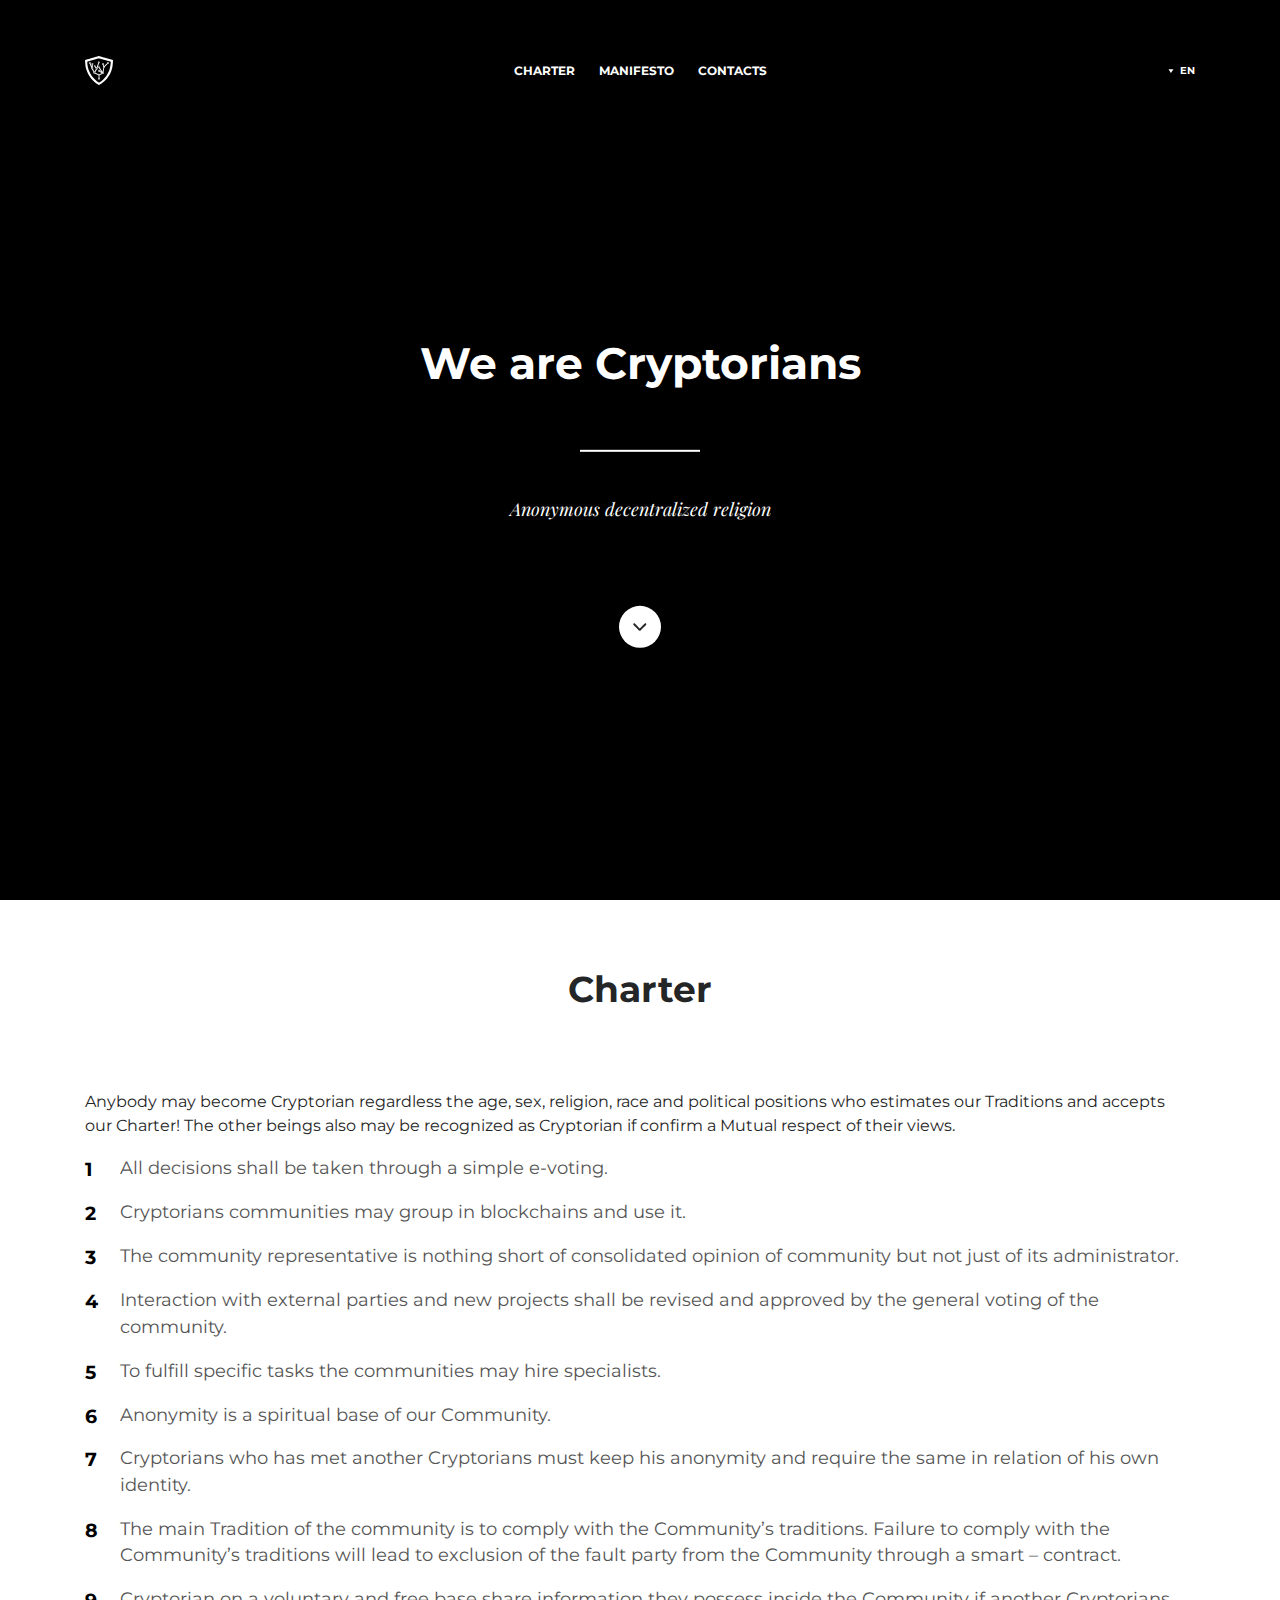
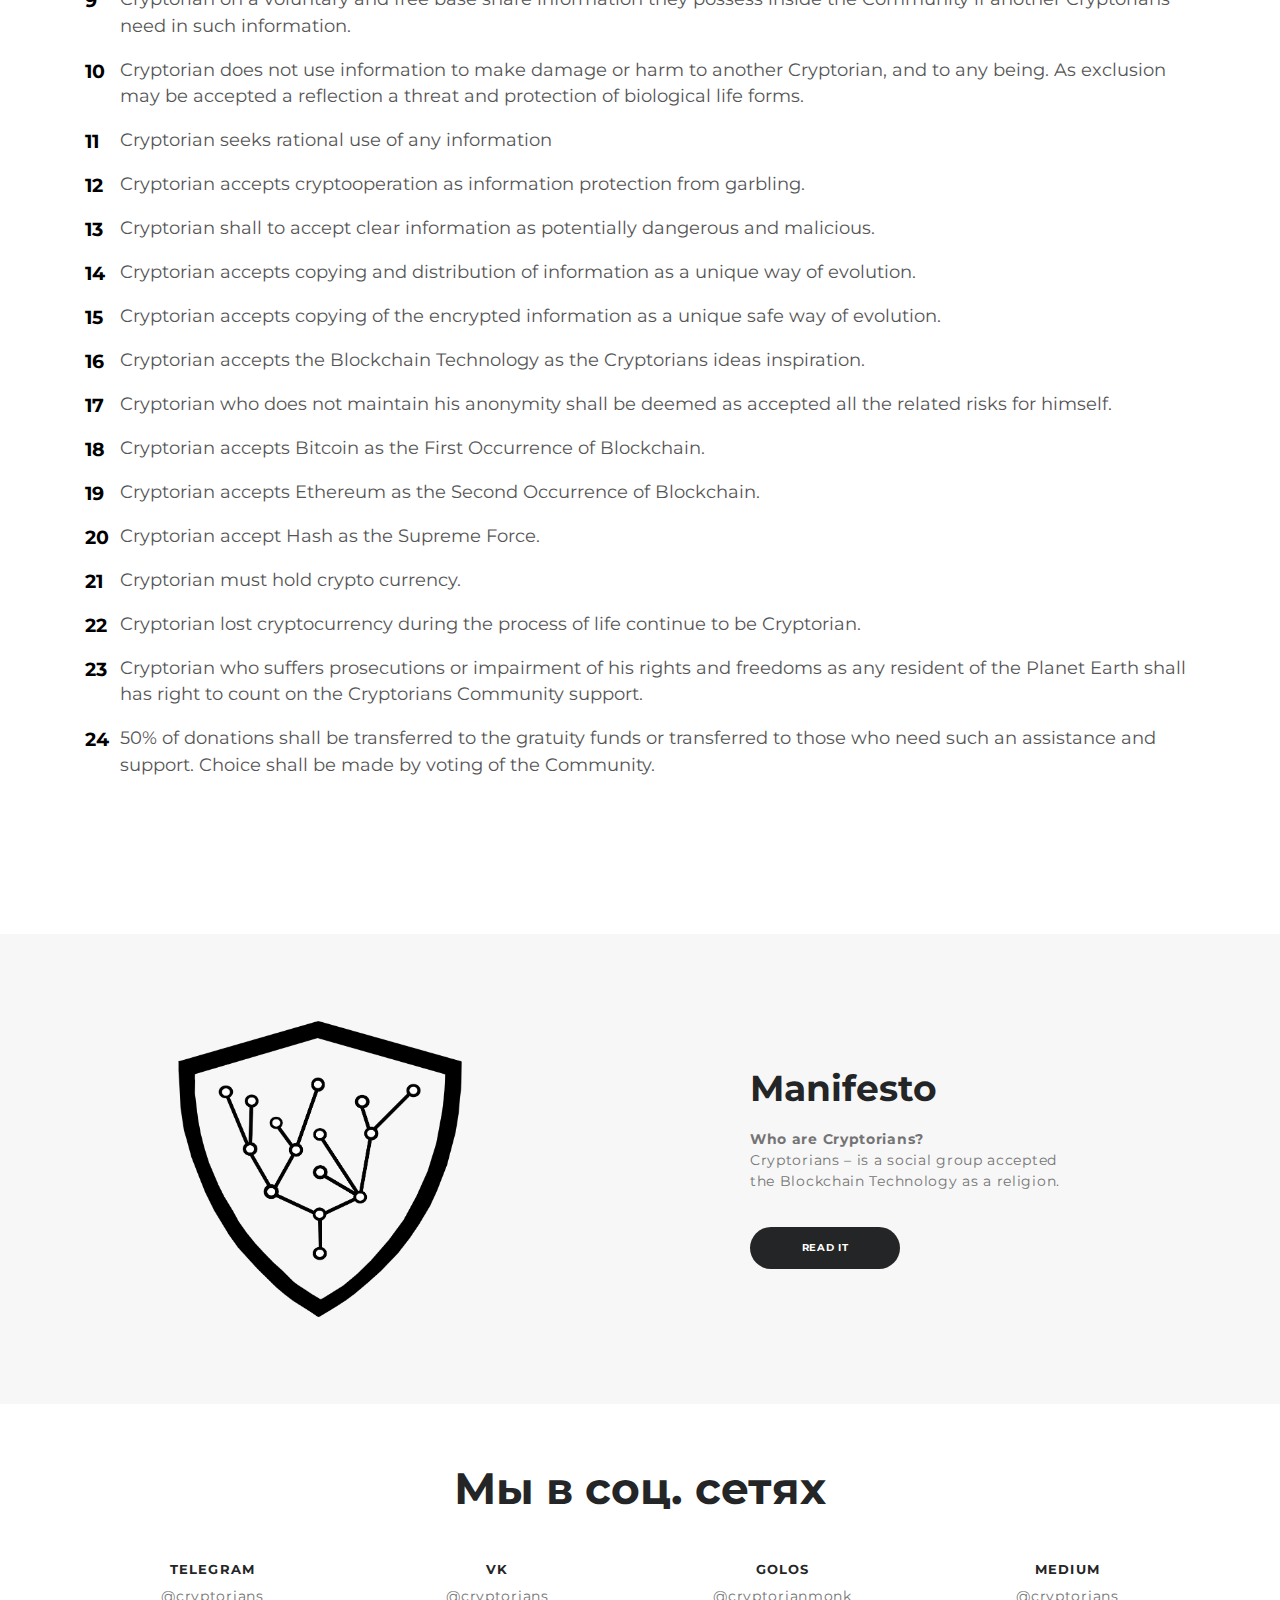
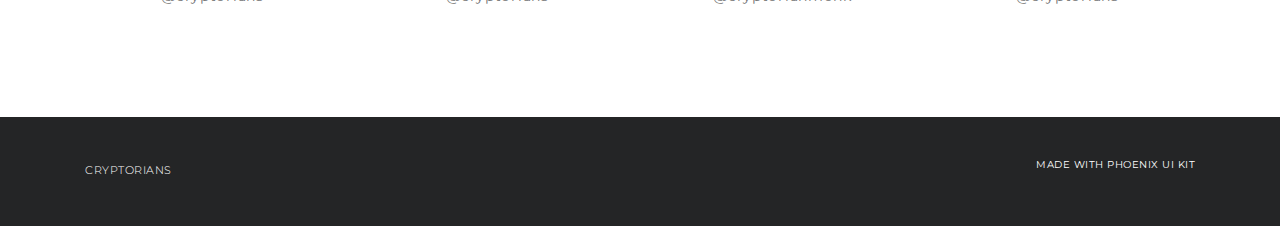
<file: index.html>
<!DOCTYPE html>
<html>
  <head>
    <!--the must have tags-->
    <meta charset="utf-8">
    <meta name="viewport" content="width=device-width">
    <!--the must have assets-->
    <link rel="stylesheet" href="css/main.css">
    <link rel="stylesheet" href="css/custom.css">
    <script src="js/main.js" defer></script>
    <script src="js/video.js" defer></script>
    <!--page title-->
    <title>Cryptorians</title>
  </head>
  <body>
    <main class="page_wrapper">
      <!-- == START OF MENU 07 (large desktop header--07 is hidden on mobiles (iPhone, iPad, etc) and this one is to be opened on burger tap) ==-->
      <nav data-menu-index="07" class="menu menu--07 js-menu">
        <div class="menu__container">
          <button type="button" class="menu__closer js-close-menu">close</button>
          <div class="menu__box">
            <ul class="menu__list">
              <li class="menu__item"><a href="#" class="menu__link">Charter</a></li>
              <li class="menu__item"><a href="#" class="menu__link">Manifesto</a></li>
              <li class="menu__item"><a href="#" class="menu__link">Contacts</a></li>
            </ul>
          </div>
        </div>
      </nav>
      <!-- == END OF MENU 07 (large desktop header--07 is hidden on mobiles (iPhone, iPad, etc) and this one is to be opened on burger tap) ==-->
      <!-- == START OF COVER 19 ==-->
      <div class="cover__slider js-cover">
        <!-- == START OF HEADER 05 ==-->
        <nav class="header header--05">
          <div class="container header__container">
            <div class="header__left_box"><a href="/" title="Home" class=""><img src="img/cryptorians/logo-small.png" width="28" height="29" alt="Cryptorians" class=""></a></div>
            <div class="header__center_box">
              <ul class="header__menu_list header__item--desktop">
                <li class="header__menu_item"><a href="#traditions" class="header__menu_link header__menu_link--white">Charter</a></li>
                <li class="header__menu_item"><a href="#manifest" class="header__menu_link header__menu_link--white">Manifesto</a></li>
                <li class="header__menu_item"><a href="#contacts" class="header__menu_link header__menu_link--white">Contacts</a></li>
              </ul>
            </div>
            <div class="header__right_box">
              <button data-dropdown-target="location_1" type="button" class="header__location_dropdown_opener js-dropdown-opener">EN</button>
              <div data-dropdown-name="location_1" class="header__location_dropdown dropdown js-dropdown">
                <ul class="header__location_list dropdown__list">
                  <li class="dropdown__item header__location_item"><a href="/" class="dropdown__btn header__location_btn"><span class="dropdown__item_text header__location_item_text">EN</span></a></li>
                  <li class="dropdown__item"><a href="ru.html" class="dropdown__btn"><span class="dropdown__item_text header__location_item_text">ru</span></a></li>
                </ul>
              </div>
              <button type="button" data-menu-index="01" class="header__burger_button js-open-menu header__item--mobile"></button>
            </div>
          </div>
        </nav>

        <nav data-menu-index="01" class="menu menu--01 js-menu">
          <div class="menu__container">
            <button type="button" class="menu__closer js-close-menu">закрыть</button>
            <div class="menu__box">
              <ul class="menu__list">
                <li class="menu__item"><a href="#traditions" class="menu__link">Традиции</a></li>
                <li class="menu__item"><a href="#manifest" class="menu__link">Манифест</a></li>
                <li class="menu__item"><a href="#contacts" class="menu__link">Контакты</a></li>
              </ul>
            </div>
          </div>
        </nav>
        <!-- == END OF HEADER 05 ==-->
        <div style="background-color: #000; overflow: hidden;" class="cover cover--19 js-cover">

          <div class="tv">
            <div class="screen mute" id="tv"></div>
          </div>

          <div class="container">
            <div class="cover__content_box cover__content_box--19 z-9">
              <h2 class="cover__title cover__title--19"><span class="cover__title_text cover__title_text--19">We are Cryptorians</span></h2>
              <div class="cover__description_box--19"><span class="cover__description_text--19">Anonymous decentralized religion</span></div>
              <div class="cover__button_box--19"><a href="#" class="cover__button--19 button button--white button--round button--arrow-down js-scroll-fullscreen"></a></div>
            </div>
          </div>
        </div>
      </div>
      <!-- == END OF COVER 19 ==-->

      <div class="about about--07 traditions" id="traditions">
        <div class="container">
          <h2 class="about__title about__title--07">Charter</h2>
          <p>
            Anybody may become Cryptorian regardless the age, sex, religion, race and political positions who estimates our Traditions and accepts our Charter!

            The other beings also may be recognized as Cryptorian  if confirm a  Mutual respect of their views.
          </p>
          <dl class="list-numbered">
            <dt>
              <span>
                All decisions shall be taken through a simple e-voting.
              </span>
            </dt>
            <dt>
              <span>
                Cryptorians  communities may  group in blockchains and use it.
              </span>
            </dt>
            <dt>
              <span>
                The community representative is nothing short of consolidated opinion of community but not just of its administrator.
              </span>
            </dt>
            <dt>
              <span>
                Interaction with external parties and new projects shall be revised and approved by the general voting of the community.
              </span>
            </dt>
            <dt>
              <span>
                To fulfill specific tasks the communities may hire specialists.
              </span>
            </dt>
            <dt>
              <span>
                Anonymity is a spiritual base of our Community.
              </span>
            </dt>
            <dt>
              <span>
                Cryptorians who has met another Cryptorians must keep his anonymity and require the same in relation of his own identity.
              </span>
            </dt>
            <dt>
              <span>
                The main Tradition of the community is to comply with the Community’s traditions. Failure to comply with the Community’s traditions will lead to exclusion of the fault party from the Community through a smart – contract.
              </span>
            </dt>
            <dt>
              <span>
                Cryptorian  on a voluntary and free base share information they possess inside the Community if another Cryptorians need in such information.
              </span>
            </dt>
            <dt>
              <span>
                Cryptorian does not use information to make damage or  harm to another Cryptorian, and to any being. As exclusion may be accepted a reflection a threat and protection of biological life forms.
              </span>
            </dt>
            <dt>
              <span>
                Cryptorian seeks rational use of any information
              </span>
            </dt>
            <dt>
              <span>
                Cryptorian accepts cryptooperation as information protection from garbling.
              </span>
            </dt>
            <dt>
              <span>
                Cryptorian shall to accept clear information as potentially dangerous and malicious.
              </span>
            </dt>
            <dt>
              <span>
                Cryptorian accepts copying and distribution of information as a unique way of evolution.
              </span>
            </dt>
            <dt>
              <span>
                Cryptorian  accepts copying of the encrypted information as a unique safe way of evolution.
              </span>
            </dt>
            <dt>
              <span>
                Cryptorian accepts the Blockchain Technology as the Cryptorians ideas inspiration.
              </span>
            </dt>
            <dt>
              <span>
                Cryptorian who does not maintain his anonymity shall be deemed as accepted  all the related risks for himself.
              </span>
            </dt>
            <dt>
              <span>
                Cryptorian accepts Bitcoin as the First Occurrence of Blockchain.
              </span>
            </dt>
            <dt>
              <span>
                Cryptorian accepts Ethereum as the Second Occurrence of Blockchain.
              </span>
            </dt>
            <dt>
              <span>
                Cryptorian accept  Hash as the Supreme Force.
              </span>
            </dt>
            <dt>
              <span>
                Cryptorian must hold crypto currency.
              </span>
            </dt>
            <dt>
              <span>
                Cryptorian lost cryptocurrency during the process of life continue to be Cryptorian.
              </span>
            </dt>
            <dt>
              <span>
                Cryptorian who suffers prosecutions or impairment of his rights and freedoms as any resident of the Planet Earth shall has right to count on the Cryptorians Community support.
              </span>
            </dt>
            <dt>
              <span>
                50% of donations shall be transferred to the gratuity funds or transferred to those who need such an assistance and support. Choice shall be made by voting of the Community.
              </span>
            </dt>
          </dl>
        </div>
      </div>

      <!-- == START OF FEATURES 11 ==-->
      <div class="features features--11 manifest" id="manifest">
        <div class="features__container--11">
          <div class="container">
            <div style="background-image: url(img/cryptorians/logo-big.png)" class="features__box--11 features__box--image--11 features__box--image--left--11 manifest-logo"></div>
            <div class="features__box--11 features__box--left-margin--11">
              <h3 class="features__item_title--11">Manifesto</h3>
              <span class="features__item_text features__item_text--11">
                <strong>Who are Cryptorians?</strong><br>
                Cryptorians – is a social group accepted the Blockchain Technology as a religion.
              </span>
              <button data-popup-target="manifest" type="button" class="button button--black js-open-popup">read it</button>
            </div>
          </div>
        </div>
      </div>
      <!-- == END OF FEATURES 11 ==-->

      <div class="features features--02 contacts" id="contacts">
        <div class="container">
          <div class="features__title_box features__title_box--02">
            <h2 class="features__title--02">Мы в соц. сетях</h2>
          </div>
        </div>
        <div class="container">
          <div class="row features__row">
            <div class="col-xs-12 col-md-6 col-lg-3 features__item features__item--02">
              <h3 class="features__item_title">Telegram</h3><a href="https://t.me/cryptorians"><span class="features__item_text">@cryptorians</span></a>
            </div>
            <div class="col-xs-12 col-md-6 col-lg-3 features__item features__item--02">
              <h3 class="features__item_title">VK</h3><a href="https://vk.com/cryptorians"><span class="features__item_text">@cryptorians</span></a>
            </div>
            <div class="col-xs-12 col-md-6 col-lg-3 features__item features__item--02">
              <h3 class="features__item_title">Golos</h3><a href="https://golos.blog/@cryptorianmonk"><span class="features__item_text">@cryptorianmonk</span></a>
            </div>
            <div class="col-xs-12 col-md-6 col-lg-3 features__item features__item--02">
              <h3 class="features__item_title">Medium</h3><a href="https://medium.com/@cryptorians"><span class="features__item_text">@cryptorians</span></a>
            </div>
          </div>
        </div>
      </div>

      <!-- == START OF FOOTER 04 ==-->
      <footer class="footer footer--04">
        <div class="footer__description_box--04">
          <div class="container footer__container"><span class="footer__description footer__description--04">CRYPTORIANS</span><span class="footer__copyright footer__copyright--04"><a
                  href="https://phoenix-startup.com">made with Phoenix UI Kit</a></span></div>
        </div>
      </footer>
      <!-- == END OF FOOTER 04 ==-->

    </main>
  <div data-popup-name="manifest" class="popup popup-manifest js-popup">
    <button title="close" class="popup__close_btn js-close-all-popups"></button>
    <h2 class="about__title about__title--07">Manifesto</h2>
    <dl>
      <dt>
        <h5>Who are Cryptorians?</h5>
        <span>
          Cryptorians – is a social group accepted the Blockchain Technology as a religion.
        </span>
      </dt>
      <dt>
        <h5>In what is the sense of Cryptorianism concept, in short?</h5>
        <span>
          As a whole  - it’s in widening of decentralization with a view of Perception evolution.
        </span>
      </dt>
      <dt>
        <h5>Is the Cryptorianism a religion?</h5>
        <span>
          May be yes, but most likely it’s a system of views and values which is accepted to name the religion on this planet.
        </span>
      </dt>
      <dt>
        <h5>Against what do you oppose?</h5>
        <span>
          We don’t support but prevent any use of information against freedom and honesty of a person, and use of information aimed to do any direct or indorect harm to any person or any being. We don’t support but prevent creation of any malware Blockchains.
        </span>
      </dt>
      <dt>
        <h5>Why Cryptorianism?</h5>
        <span>
          Blockchain may not exist without the human faith in it. Thus, by strengthening the human faith we strengthen the Blockchain.
        </span>
      </dt>
      <dt>
        <h5>What we  get in the definition of Cryptocurrency?</h5>
        <span>
          Cryptocurrency – is a new generation of assets aimed to establish exchange relations between the peoples. The mainstream of such relations the principles of Blockchain Technology are placed. These assets are protected from inflation and illegal distribution that allows to remove poorness and inequalities. Account of all transactions is available to every participant of the network that exclude a possibility of the assets counterfeiting. Distribution of cryptocurrency means the mission of protection of humanity and other beings from their extinction by way of elimination of the defects proper to the old monetary system.
        </span>
      </dt>
      <dt>
        <h5>What gives us the Cryptorianism?</h5>
        <span>
          Pertain to social group of people whose mission is an implementation of Blockchain Technology in all the spheres of human life and its continuous improve.
        </span>
      </dt>
      <dt>
        <h5>Thus, Can I Predetermine anything?</h5>
        <span>
          Да, на cryptorians.net ты можешь оставлять свой голос за инициативы внедрения технологии блокчейн.
          <br>
          Таким образом мы являемся индикатором готовности общества к переходу различных процессов на блокчейн.
        </span>
      </dt>
      <dt>
        <h5>Do you have any churches or temples?</h5>
        <span>
          Our temple is Blockchain.
        </span>
      </dt>
      <dt>
        <h5>Do You have the Lords?</h5>
        <span>
          We don’t believe in the Atlantes who lived on the Olympus Mount, but we accept the Hash as the Supreme Force.
        </span>
      </dt>
      <dt>
        <h5>Do You have the leader? </h5>
        <span>
          No, as it contradict to the main principle of Blockchain Technology, i.e. – decentralization!  We have an idea architect of Cryptorians known as Cryptomonah. His identity is not known still, and he possesses the same rights as any other Cryptorians.
        </span>
      </dt>
      <dt>
        <h5>Why do we need you? </h5>
        <span>
          We are the shield of humanity protecting our human race against its degradation. We are the Blockchain architects.
        </span>
      </dt>
    </dl>
  </div>
  </body>
  <div class="js-overlay js-close-navigation js-close-menu overlay"></div>
</html>
</file>
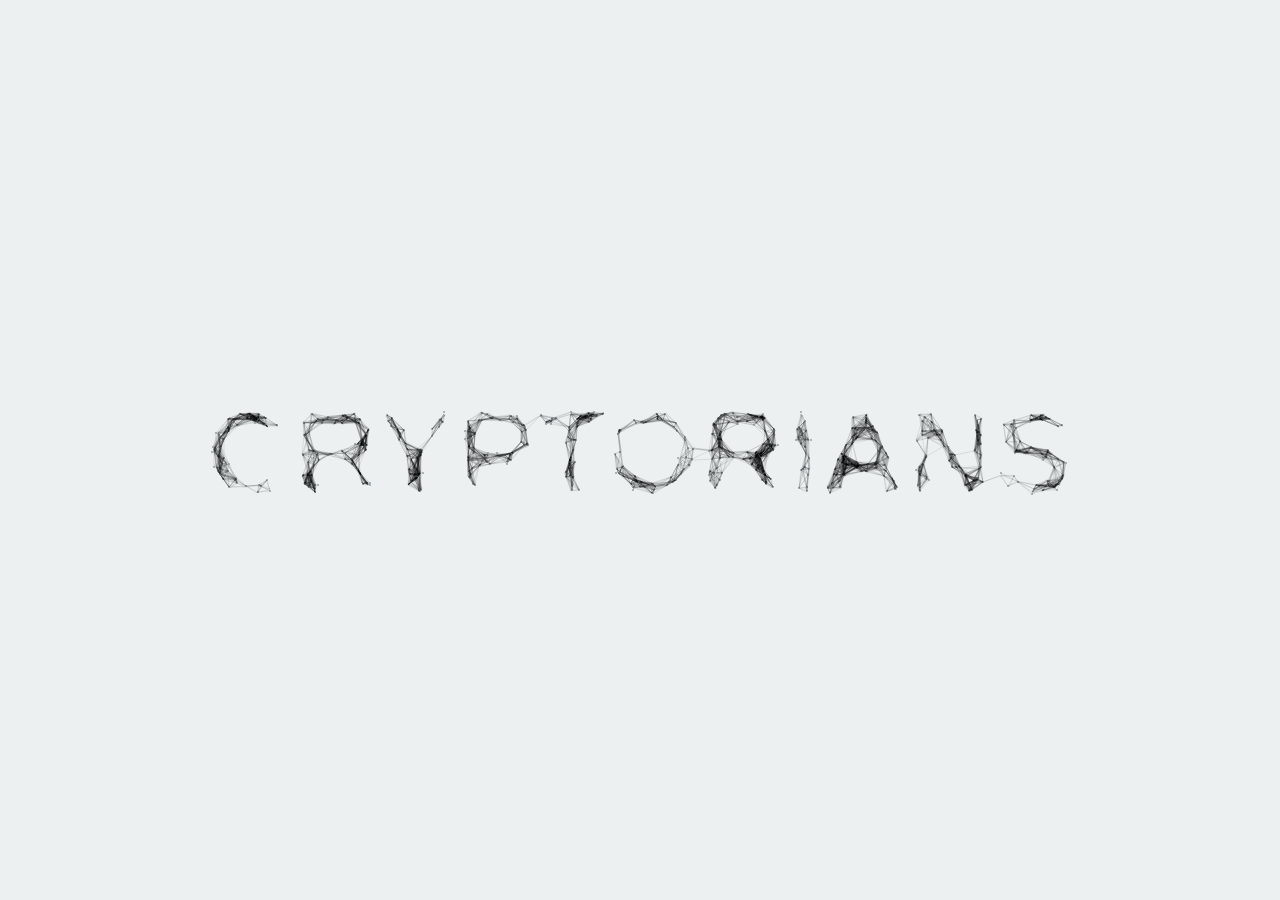
<file: static/index.html>
<!doctype html>
<html class="no-js" lang="">
<head>
    <meta charset="utf-8">
    <meta http-equiv="x-ua-compatible" content="ie=edge">
    <title>Cryptorians</title>
    <meta name="description" content="">
    <meta name="viewport" content="width=device-width, initial-scale=1, shrink-to-fit=no">
    <link rel="stylesheet" href="css/main.css">
</head>
<body>

<div class='v-center-flex'>
    <canvas id="logo"></canvas>
</div>

<script src="js/particles.js"></script>

</body>
</html>
</file>
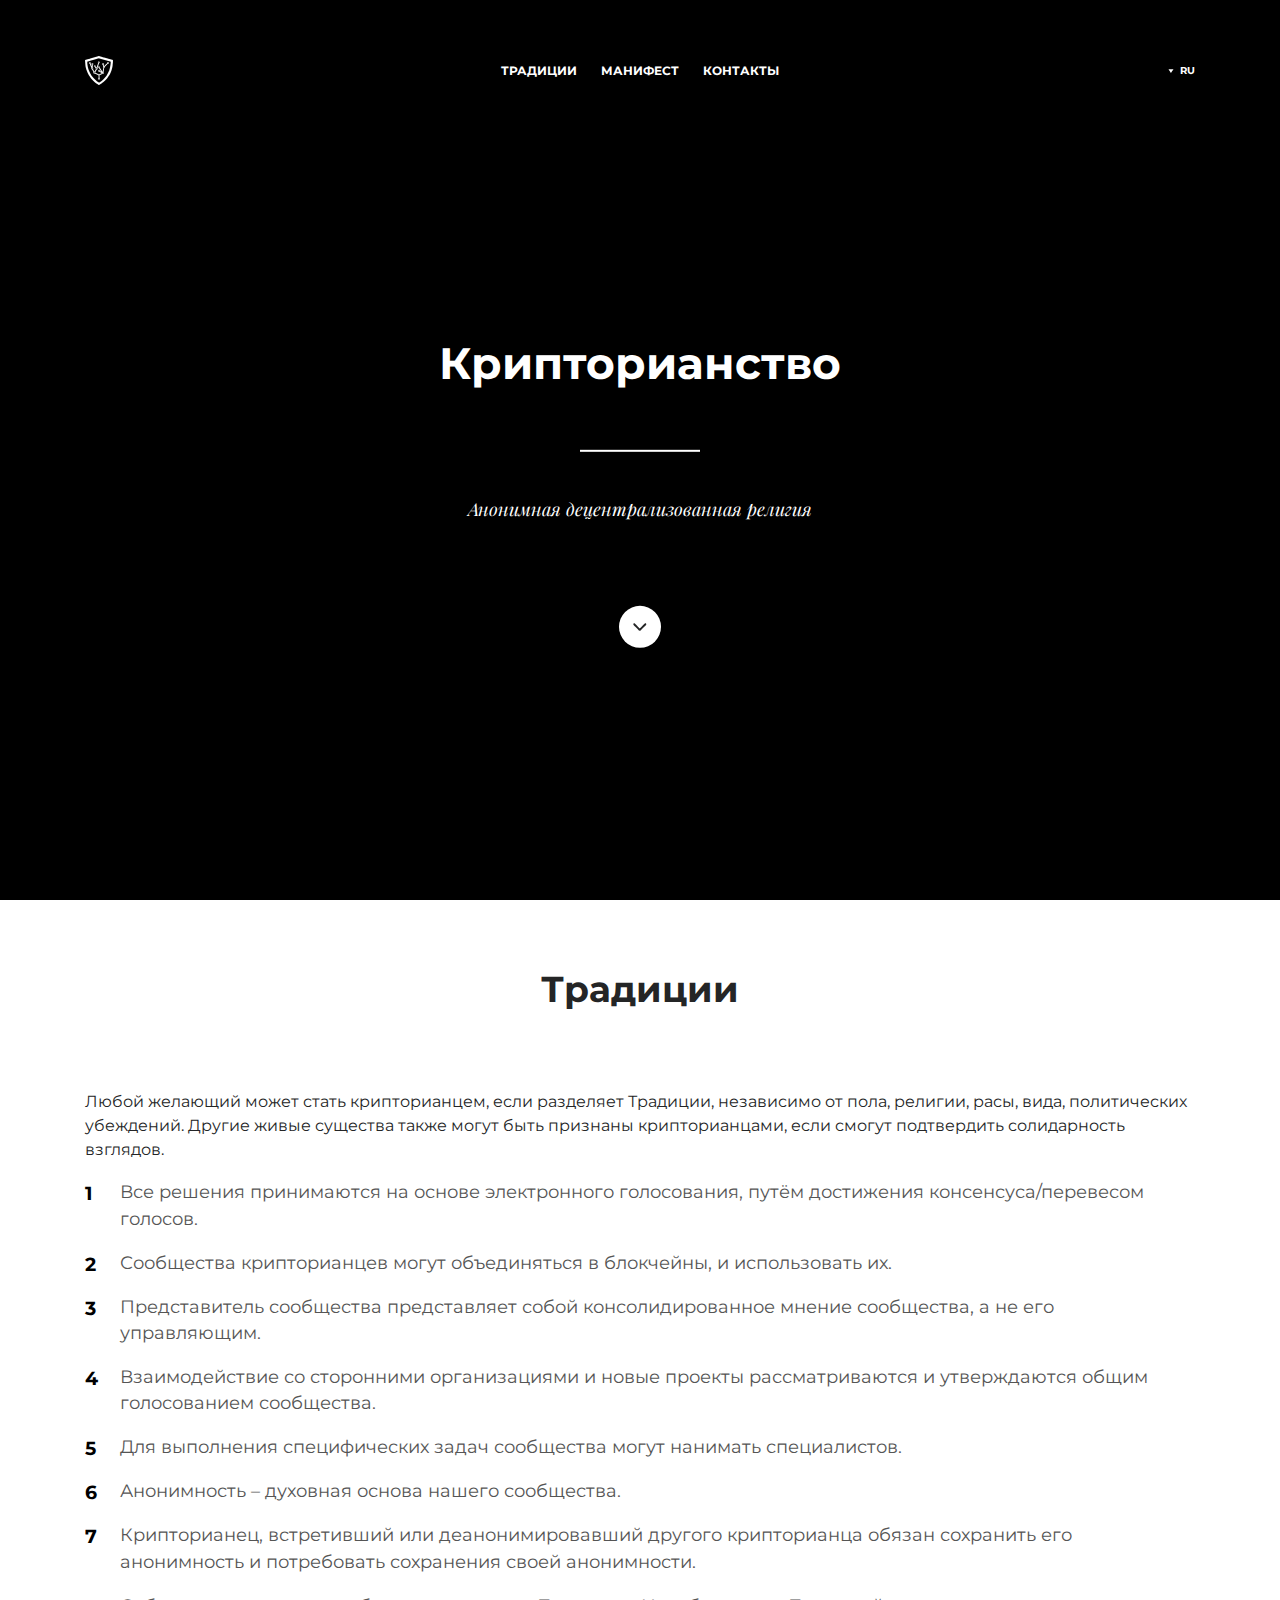
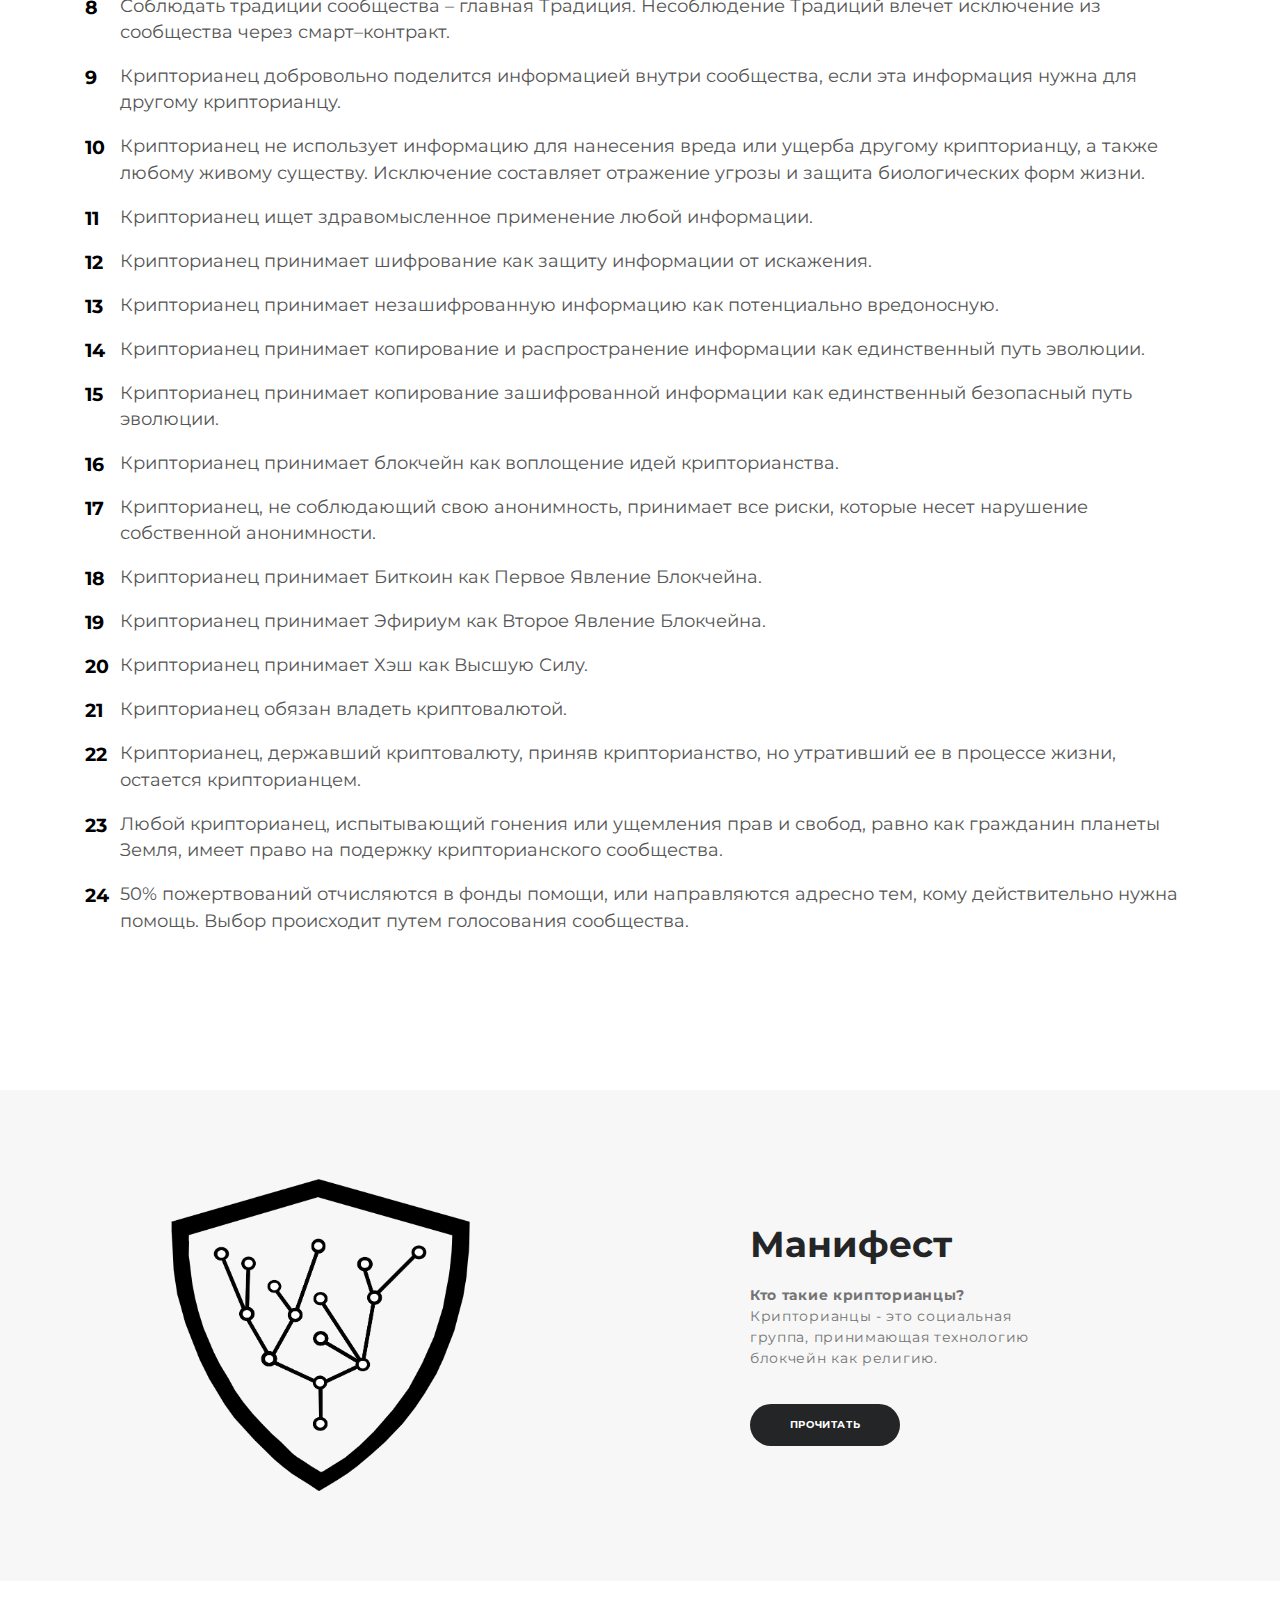
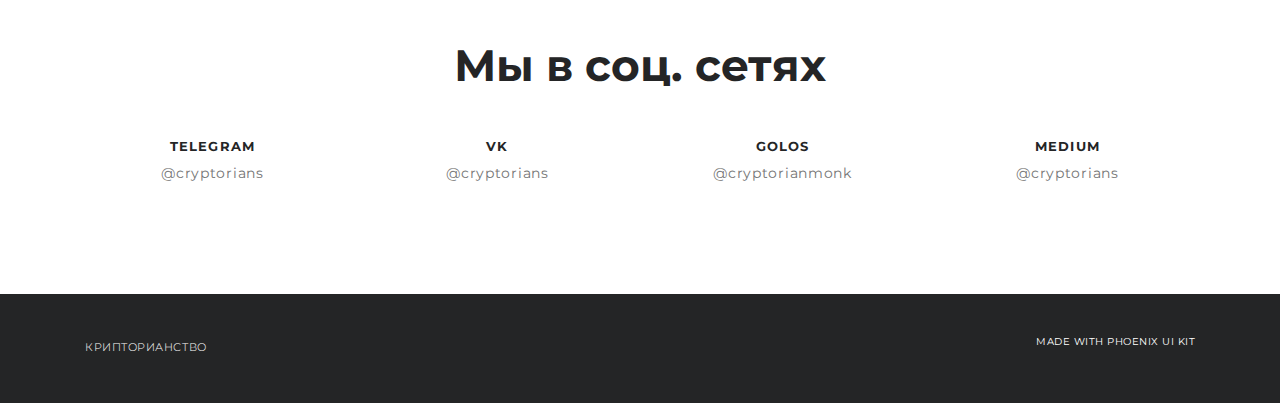
<file: ru.html>
<!DOCTYPE html>
<html>
  <head>
    <!--the must have tags-->
    <meta charset="utf-8">
    <meta name="viewport" content="width=device-width">
    <!--the must have assets-->
    <link rel="stylesheet" href="css/main.css">
    <link rel="stylesheet" href="css/custom.css">
    <script src="js/main.js" defer></script>
    <script src="js/video.js" defer></script>
    <!--page title-->
    <title>Cryptorians</title>
  </head>
  <body>
    <main class="page_wrapper">
      <!-- == START OF MENU 07 (large desktop header--07 is hidden on mobiles (iPhone, iPad, etc) and this one is to be opened on burger tap) ==-->
      <nav data-menu-index="07" class="menu menu--07 js-menu">
        <div class="menu__container">
          <button type="button" class="menu__closer js-close-menu">закрыть</button>
          <div class="menu__box">
            <ul class="menu__list">
              <li class="menu__item"><a href="#" class="menu__link">Традиции</a></li>
              <li class="menu__item"><a href="#" class="menu__link">Манифест</a></li>
              <li class="menu__item"><a href="#" class="menu__link">Контакты</a></li>
            </ul>
          </div>
        </div>
      </nav>
      <!-- == END OF MENU 07 (large desktop header--07 is hidden on mobiles (iPhone, iPad, etc) and this one is to be opened on burger tap) ==-->
      <!-- == START OF COVER 19 ==-->
      <div class="cover__slider js-cover">
        <!-- == START OF HEADER 05 ==-->
        <nav class="header header--05">
          <div class="container header__container">
            <div class="header__left_box"><a href="/" title="Home" class=""><img src="img/cryptorians/logo-small.png" width="28" height="29" alt="Cryptorians" class=""></a></div>
            <div class="header__center_box">
              <ul class="header__menu_list header__item--desktop">
                <li class="header__menu_item"><a href="#traditions" class="header__menu_link header__menu_link--white">Традиции</a></li>
                <li class="header__menu_item"><a href="#manifest" class="header__menu_link header__menu_link--white">Манифест</a></li>
                <li class="header__menu_item"><a href="#contacts" class="header__menu_link header__menu_link--white">Контакты</a></li>
              </ul>
            </div>
            <div class="header__right_box">
              <button data-dropdown-target="location_1" type="button" class="header__location_dropdown_opener js-dropdown-opener">RU</button>
              <div data-dropdown-name="location_1" class="header__location_dropdown dropdown js-dropdown">
                <ul class="header__location_list dropdown__list">
                  <li class="dropdown__item header__location_item"><a href="/" class="dropdown__btn header__location_btn"><span class="dropdown__item_text header__location_item_text">EN</span></a></li>
                  <li class="dropdown__item"><a href="ru.html" class="dropdown__btn"><span class="dropdown__item_text header__location_item_text">RU</span></a></li>
                </ul>
              </div>
              <button type="button" data-menu-index="01" class="header__burger_button js-open-menu header__item--mobile"></button>
            </div>
          </div>
        </nav>

        <nav data-menu-index="01" class="menu menu--01 js-menu">
          <div class="menu__container">
            <button type="button" class="menu__closer js-close-menu">закрыть</button>
            <div class="menu__box">
              <ul class="menu__list">
                <li class="menu__item"><a href="#traditions" class="menu__link">Традиции</a></li>
                <li class="menu__item"><a href="#manifest" class="menu__link">Манифест</a></li>
                <li class="menu__item"><a href="#contacts" class="menu__link">Контакты</a></li>
              </ul>
            </div>
          </div>
        </nav>
        <!-- == END OF HEADER 05 ==-->
        <div style="background-color: #000; overflow: hidden;" class="cover cover--19 js-cover">

          <div class="tv">
            <div class="screen mute" id="tv"></div>
          </div>

          <div class="container">
            <div class="cover__content_box cover__content_box--19 z-9">
              <h2 class="cover__title cover__title--19"><span class="cover__title_text cover__title_text--19">Крипторианство</span></h2>
              <div class="cover__description_box--19"><span class="cover__description_text--19">Анонимная децентрализованная религия</span></div>
              <div class="cover__button_box--19"><a href="#" class="cover__button--19 button button--white button--round button--arrow-down js-scroll-fullscreen"></a></div>
            </div>
          </div>
        </div>
      </div>
      <!-- == END OF COVER 19 ==-->

      <div class="about about--07 traditions" id="traditions">
        <div class="container">
          <h2 class="about__title about__title--07">Традиции</h2>
          <p>
            Любой желающий может стать крипторианцем, если разделяет Традиции, независимо от пола, религии, расы, вида, политических убеждений.
            Другие живые существа также могут быть признаны крипторианцами, если смогут подтвердить солидарность взглядов.
          </p>
          <dl class="list-numbered">
            <dt>
              <span>
                Все решения принимаются на основе электронного голосования, путём достижения консенсуса/перевесом голосов.
              </span>
            </dt>
            <dt>
              <span>
                Сообщества крипторианцев могут объединяться в блокчейны, и использовать их.
              </span>
            </dt>
            <dt>
              <span>
                Представитель сообщества представляет собой консолидированное мнение сообщества, а не его управляющим.
              </span>
            </dt>
            <dt>
              <span>
                Взаимодействие со сторонними организациями и новые проекты рассматриваются и утверждаются общим голосованием сообщества.
              </span>
            </dt>
            <dt>
              <span>
                Для выполнения специфических задач сообщества могут нанимать специалистов.
              </span>
            </dt>
            <dt>
              <span>
                Анонимность – духовная основа нашего сообщества.
              </span>
            </dt>
            <dt>
              <span>
                Крипторианец, встретивший или деанонимировавший другого крипторианца обязан сохранить его анонимность и потребовать сохранения своей анонимности.
              </span>
            </dt>
            <dt>
              <span>
                Соблюдать традиции сообщества – главная Традиция. Несоблюдение Традиций влечет исключение из сообщества через смарт–контракт.
              </span>
            </dt>
            <dt>
              <span>
                Крипторианец добровольно поделится информацией внутри сообщества, если эта информация нужна для другому крипторианцу.
              </span>
            </dt>
            <dt>
              <span>
                Крипторианец не использует информацию для нанесения вреда или ущерба другому крипторианцу, а также любому живому существу. Исключение составляет отражение угрозы и защита биологических форм жизни.
              </span>
            </dt>
            <dt>
              <span>
                Крипторианец ищет здравомысленное применение любой информации.
              </span>
            </dt>
            <dt>
              <span>
                Крипторианец принимает шифрование как защиту информации от искажения.
              </span>
            </dt>
            <dt>
              <span>
                Крипторианец принимает незашифрованную информацию как потенциально вредоносную.
              </span>
            </dt>
            <dt>
              <span>
                Крипторианец принимает копирование и распространение информации как единственный путь эволюции.
              </span>
            </dt>
            <dt>
              <span>
                Крипторианец принимает копирование зашифрованной информации как единственный безопасный путь эволюции.
              </span>
            </dt>
            <dt>
              <span>
                Крипторианец принимает блокчейн как воплощение идей крипторианства.
              </span>
            </dt>
            <dt>
              <span>
                Крипторианец, не соблюдающий свою анонимность, принимает все риски, которые несет нарушение собственной анонимности.
              </span>
            </dt>
            <dt>
              <span>
                Крипторианец принимает Биткоин как Первое Явление Блокчейна.
              </span>
            </dt>
            <dt>
              <span>
                Крипторианец принимает Эфириум как Второе Явление Блокчейна.
              </span>
            </dt>
            <dt>
              <span>
                Крипторианец принимает Хэш как Высшую Силу.
              </span>
            </dt>
            <dt>
              <span>
                Крипторианец обязан владеть криптовалютой.
              </span>
            </dt>
            <dt>
              <span>
                Крипторианец, державший криптовалюту, приняв крипторианство, но утративший ее в процессе жизни, остается крипторианцем.
              </span>
            </dt>
            <dt>
              <span>
                Любой крипторианец, испытывающий гонения или ущемления прав и свобод, равно как гражданин планеты Земля, имеет право на подержку крипторианского сообщества.
              </span>
            </dt>
            <dt>
              <span>
                50% пожертвований отчисляются в фонды помощи, или направляются адресно тем, кому действительно нужна помощь. Выбор происходит путем голосования сообщества.
              </span>
            </dt>
          </dl>
        </div>
      </div>

      <!-- == START OF FEATURES 11 ==-->
      <div class="features features--11 manifest" id="manifest">
        <div class="features__container--11">
          <div class="container">
            <div style="background-image: url(img/cryptorians/logo-big.png)" class="features__box--11 features__box--image--11 features__box--image--left--11 manifest-logo"></div>
            <div class="features__box--11 features__box--left-margin--11">
              <h3 class="features__item_title--11">Манифест</h3>
              <span class="features__item_text features__item_text--11">
                <strong>Кто такие крипторианцы?</strong><br>
                Крипторианцы - это социальная группа, принимающая технологию блокчейн как религию.
              </span>
              <button data-popup-target="manifest" type="button" class="button button--black js-open-popup">Прочитать</button>
            </div>
          </div>
        </div>
      </div>
      <!-- == END OF FEATURES 11 ==-->

      <div class="features features--02 contacts" id="contacts">
        <div class="container">
          <div class="features__title_box features__title_box--02">
            <h2 class="features__title--02">Мы в соц. сетях</h2>
          </div>
        </div>
        <div class="container">
          <div class="row features__row">
            <div class="col-xs-12 col-md-6 col-lg-3 features__item features__item--02">
              <h3 class="features__item_title">Telegram</h3><a href="https://t.me/cryptorians"><span class="features__item_text">@cryptorians</span></a>
            </div>
            <div class="col-xs-12 col-md-6 col-lg-3 features__item features__item--02">
              <h3 class="features__item_title">VK</h3><a href="https://vk.com/cryptorians"><span class="features__item_text">@cryptorians</span></a>
            </div>
            <div class="col-xs-12 col-md-6 col-lg-3 features__item features__item--02">
              <h3 class="features__item_title">Golos</h3><a href="https://golos.blog/@cryptorianmonk"><span class="features__item_text">@cryptorianmonk</span></a>
            </div>
            <div class="col-xs-12 col-md-6 col-lg-3 features__item features__item--02">
              <h3 class="features__item_title">Medium</h3><a href="https://medium.com/@cryptorians"><span class="features__item_text">@cryptorians</span></a>
            </div>
          </div>
        </div>
      </div>

      <!-- == START OF FOOTER 04 ==-->
      <footer class="footer footer--04">
        <div class="footer__description_box--04">
          <div class="container footer__container"><span class="footer__description footer__description--04">КРИПТОРИАНСТВО</span><span class="footer__copyright footer__copyright--04"><a
                  href="https://phoenix-startup.com">made with Phoenix UI Kit</a></span></div>
        </div>
      </footer>
      <!-- == END OF FOOTER 04 ==-->

    </main>
  <div data-popup-name="manifest" class="popup popup-manifest js-popup">
    <button title="close" class="popup__close_btn js-close-all-popups"></button>
    <h2 class="about__title about__title--07">Манифест</h2>
    <dl>
      <dt>
        <h5>Кто такие крипторианцы?</h5>
        <span>
          Крипторианцы – это социальная группа, принимающая технологию блокчейн как религию.
        </span>
      </dt>
      <dt>
        <h5>В чем концепция крипторианства, одним словом?</h5>
        <span>
          В целом – в расширении децентрализации с целью эволюции сознания.
        </span>
      </dt>
      <dt>
        <h5>Крипторианство – религия?</h5>
        <span>
          Скорее да, и скорее это система взглядов и ценностей, которую на этой планете принято называть религией.
        </span>
      </dt>
      <dt>
        <h5>Против чего вы выступаете?</h5>
        <span>
          Мы не поддерживаем и препятствуем использованию информации против свободы и совести человека, а также использование информации для нанесения прямого или косвенного вреда человеку или другому биологическому виду. Мы не поддерживаем и препятствуем созданию вредоносных блокчейнов.
        </span>
      </dt>
      <dt>
        <h5>Зачем нужны крипторианцы?</h5>
        <span>
          Блокчейн не может существовать без веры людей в него. А значит укрепляя веру, мы укрепляем блокчейн.
        </span>
      </dt>
      <dt>
        <h5>Как мы понимаем криптовалюту?</h5>
        <span>
          Криптовалюта - это новое поколение активов для товарно денежных отношений людей, базирующиеся на принципах блокчейн. Этот актив защищен от инфляции и неправомерного распределения, что делает возможным устранение бедности и неравенства, учет всех транзакций  доступен для каждого участника сети, что исключает возможность подделки этих активов. Распространение криптовалюты несет под собой миссию защиты человечества и других биологических видов от вымирания путем устранения недостатков старой денежной системы.
        </span>
      </dt>
      <dt>
        <h5>Что даёт крипторианство?</h5>
        <span>
          Принадлежность к социальной группе людей, миссия которых - внедрение технологии блокчейн во все сферы жизни и непрерывное их улучшение.
        </span>
      </dt>
      <dt>
        <h5>То есть я могу на что-то повлиять?</h5>
        <span>
          Да, на cryptorians.net ты можешь оставлять свой голос за инициативы внедрения технологии блокчейн.
          <br>
          Таким образом мы являемся индикатором готовности общества к переходу различных процессов на блокчейн.
        </span>
      </dt>
      <dt>
        <h5>У вас есть храмы или церкви?</h5>
        <span>
          Наш храм - блокчейн.
        </span>
      </dt>
      <dt>
        <h5>У вас есть Боги?</h5>
        <span>
          Мы не верим в атлантов которые жили на горе Олимп, но мы принимаем Хэш как Высшую Силу.
        </span>
      </dt>
      <dt>
        <h5>У вас есть главный?</h5>
        <span>
          Да, это создатель идеи крипторианства известный нам как Cryptomonah. Он собрал инициативную группу, и его личность до сих пор неизвестна. Он имеет такие же права, как любой крипторианец.
        </span>
      </dt>
      <dt>
        <h5>Зачем вы нам нужны?</h5>
        <span>
          Мы - щит человечества, защищающий наш вид от деградации. Мы - архитекторы блокчейнов.
        </span>
      </dt>
    </dl>
  </div>
  </body>
  <div class="js-overlay js-close-navigation js-close-menu overlay"></div>
</html>
</file>
<file: css/custom.css>
.z-9 {
  z-index: 9; }

.screen {
  position: absolute;
  top: 0;
  right: 0;
  bottom: 0;
  left: 0;
  z-index: 1;
  margin: auto;
  opacity: 0;
  transition: opacity .5s;
  cursor: none;
  pointer-events: none; }
  .screen.active {
    opacity: 0.3; }

.manifest-logo {
  top: 10%;
  bottom: 10%;
  background-size: contain; }

dl dt {
  position: relative;
  margin-top: 1em;
  padding-left: 2em; }

.list-numbered {
  counter-reset: counter; }
  .list-numbered dt:before {
    content: counter(counter);
    counter-increment: counter;
    position: absolute;
    left: 0;
    top: 0;
    font-size: 1.1em; }

.traditions dl dt {
  font-size: 1.1em;
  color: #555; }
  .traditions dl dt:before {
    color: #000; }

.manifest {
  background: #f7f7f7;
  padding: 50px 0; }

.popup-manifest {
  left: 30px;
  top: 30px;
  right: 30px;
  bottom: 30px;
  overflow: auto;
  border-radius: 0; }
  .popup-manifest dl dt {
    margin-top: 2em; }
  .popup-manifest dl h5 {
    font-weight: 700; }
  .popup-manifest .popup__close_btn {
    right: 50px;
    top: 50px;
    position: fixed; }

.state-fixed-body {
  overflow: hidden; }
</file>
<file: static/css/main.css>
html, body, div, span, object, iframe,
h1, h2, h3, h4, h5, h6, p, blockquote, pre,
abbr, address, cite, code,
del, dfn, em, img, ins, kbd, q, samp,
small, strong, sub, sup, var,
b, i,
dl, dt, dd, ol, ul, li,
fieldset, form, label, legend,
table, caption, tbody, tfoot, thead, tr, th, td,
article, aside, canvas, details, figcaption, figure,
footer, header, hgroup, menu, nav, section, summary,
time, mark, audio, video {
  margin: 0;
  padding: 0;
  border: 0;
  outline: 0;
  font-size: 100%;
  vertical-align: baseline;
  background: transparent; }

body {
  line-height: 1; }

article, aside, details, figcaption, figure,
footer, header, hgroup, menu, nav, section {
  display: block; }

nav ul {
  list-style: none; }

blockquote, q {
  quotes: none; }

blockquote:before, blockquote:after,
q:before, q:after {
  content: '';
  content: none; }

a {
  margin: 0;
  padding: 0;
  font-size: 100%;
  vertical-align: baseline;
  background: transparent; }

/* change colours to suit your needs */
ins {
  background-color: #ff9;
  color: #000;
  text-decoration: none; }

/* change colours to suit your needs */
mark {
  background-color: #ff9;
  color: #000;
  font-style: italic;
  font-weight: bold; }

del {
  text-decoration: line-through; }

abbr[title], dfn[title] {
  border-bottom: 1px dotted;
  cursor: help; }

table {
  border-collapse: collapse;
  border-spacing: 0; }

/* change border colour to suit your needs */
hr {
  display: block;
  height: 1px;
  border: 0;
  border-top: 1px solid #cccccc;
  margin: 1em 0;
  padding: 0; }

input, select {
  vertical-align: middle; }

html {
  background: #ecf0f1; }

html, body, .v-center-flex {
  min-height: 100vh; }

body {
  padding: 0 3rem; }

canvas {
  display: block;
  margin: auto;
  background: #ecf0f1;
  max-width: 100%; }

.v-center-flex {
  display: -webkit-box;
  /* OLD - iOS 6-, Safari 3.1-6 */
  display: -moz-box;
  /* OLD - Firefox 19- */
  display: -ms-flexbox;
  /* TWEENER - IE 10 */
  display: -webkit-flex;
  /* NEW - Chrome */
  display: flex;
  /* NEW, Opera 12.1, Firefox 20+ */
  -webkit-align-items: center;
  -ms-flex-align: center;
  align-items: center; }
</file>
